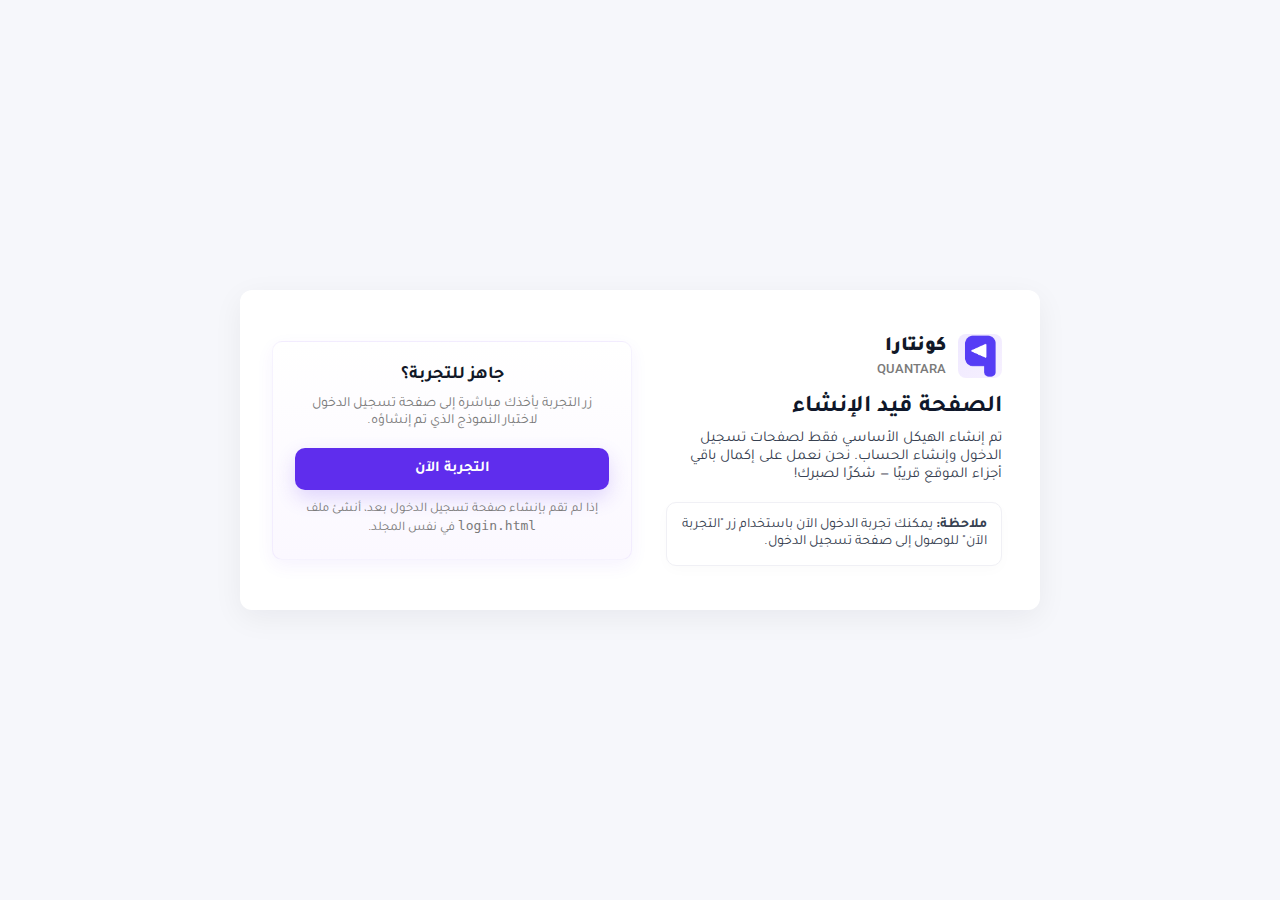
<file: index.html>
<!DOCTYPE html>
<html lang="ar" dir="rtl">
<head>
  <meta charset="utf-8" />
  <meta name="viewport" content="width=device-width,initial-scale=1" />
  <link rel="icon" type="png" href="logo.png"/>
  <title>QUANTARA - قيد الإنشاء</title>

  <!-- فونتات -->
  <link href="https://fonts.googleapis.com/css2?family=Tajawal:wght@400;700;900&family=Roboto:wght@400;500&display=swap" rel="stylesheet">

  <!-- ستايل مدمج بسيط -->
  <style>
    :root{
      --bg: #f6f7fb;
      --card: #ffffff;
      --accent: #5F2DED;
      --muted: #7a7a7a;
      --shadow: 0 8px 30px rgba(16,24,40,0.06);
      --radius: 12px;
    }

    *{box-sizing:border-box}
    body{
      margin:0;
      font-family: 'Tajawal', 'Roboto', sans-serif;
      background:var(--bg);
      color:#111827;
      -webkit-font-smoothing:antialiased;
      -moz-osx-font-smoothing:grayscale;
      display:flex;
      align-items:center;
      justify-content:center;
      min-height:100vh;
      padding:24px;
    }

    .wrap{
      width:100%;
      max-width:800px;
      background:var(--card);
      border-radius:var(--radius);
      box-shadow:var(--shadow);
      padding:32px;
      display:grid;
      grid-template-columns: 1fr 360px;
      gap:28px;
      align-items:center;
    }

    /* الجانب النصي */
    .hero {
      padding:12px 6px;
    }

    .brand {
      display:flex;
      align-items:center;
      gap:12px;
      margin-bottom:10px;
    }

    .logo-img{
      width:44px;
      height:44px;
      object-fit:contain;
      border-radius:8px;
      background:linear-gradient(135deg,#efe9ff,#f6f0ff);
      display:inline-block;
    }

    .brand .title-ar{
      font-size:20px;
      font-weight:900;
      line-height:1;
    }

    .brand .title-en{
      font-size:13px;
      color:var(--muted);
      margin-top:4px;
      font-weight:500;
      font-family: 'Roboto', sans-serif;
    }

    h1.main {
      margin:18px 0 8px;
      font-size:24px;
      color:#0f172a;
      line-height:1.05;
    }

    p.lead {
      color: #374151;
      margin:0 0 18px;
      font-size:15px;
    }

    .note {
      background:#fff;
      border:1px solid #f0f0f5;
      padding:14px;
      border-radius:10px;
      color:#374151;
      font-size:14px;
      box-shadow: 0 4px 14px rgba(15,23,42,0.02);
    }

    /* البطاقة اليمنى */
    .card {
      background: linear-gradient(180deg, #ffffff, #fbf8ff);
      border-radius:10px;
      padding:22px;
      text-align:center;
      box-shadow:0 6px 18px rgba(95,45,237,0.06);
      border: 1px solid rgba(95,45,237,0.06);
    }

    .card h3 {
      margin:0 0 10px;
      font-size:18px;
      font-weight:700;
      color:#111827;
    }

    .card p {
      margin:0 0 18px;
      color:var(--muted);
      font-size:14px;
    }

    .btn {
      display:inline-block;
      width:100%;
      padding:12px 14px;
      border-radius:10px;
      background:var(--accent);
      color:#fff;
      font-weight:700;
      border:none;
      cursor:pointer;
      text-decoration:none;
      font-size:15px;
      box-shadow: 0 8px 20px rgba(95,45,237,0.18);
      transition: transform .12s ease, box-shadow .12s ease;
    }

    .btn:hover{ transform: translateY(-3px); box-shadow: 0 12px 30px rgba(95,45,237,0.22); }

    /* Footer صغير داخل البطاقة */
    .card small { display:block; margin-top:12px; color:var(--muted); font-size:13px; }

    /* استجابة */
    @media (max-width:900px){
      .wrap { grid-template-columns: 1fr; padding:22px; }
      .card { order: -1; }
    }
  </style>
</head>
<body>

  <div class="wrap" role="main">
    <!-- العمود الرئيسي -->
    <div class="hero" aria-labelledby="main-heading">
      <div class="brand" aria-hidden="false">
        <img src="logo.png" alt="شعار QUANTARA" class="logo-img">
        <div>
          <div class="title-ar">كونتارا</div>
          <div class="title-en">QUANTARA</div>
        </div>
      </div>

      <h1 id="main-heading" class="main">الصفحة قيد الإنشاء</h1>

      <p class="lead">
        تم إنشاء الهيكل الأساسي فقط لصفحات تسجيل الدخول وإنشاء الحساب.  
        نحن نعمل على إكمال باقي أجزاء الموقع قريبًا — شكرًا لصبرك!
      </p>

      <div class="note" role="note">
        <strong>ملاحظة:</strong> يمكنك تجربة الدخول الآن باستخدام زر "التجربة الآن" للوصول إلى صفحة تسجيل الدخول.
      </div>
    </div>

    <!-- العمود الجانبي (زر الدخول) -->
    <aside class="card" aria-label="لوحة التجربة">
      <h3>جاهز للتجربة؟</h3>
      <p>زر التجربة يأخذك مباشرة إلى صفحة تسجيل الدخول لاختبار النموذج الذي تم إنشاؤه.</p>

      <!-- الزر يأخذ المستخدم إلى صفحة تسجيل الدخول (login.html) -->
      <a href="login.html" class="btn" title="التجربة الآن">التجربة الآن</a>

      <small>إذا لم تقم بإنشاء صفحة تسجيل الدخول بعد، أنشئ ملف <code>login.html</code> في نفس المجلد.</small>
    </aside>
  </div>

</body>

</html>
</file>
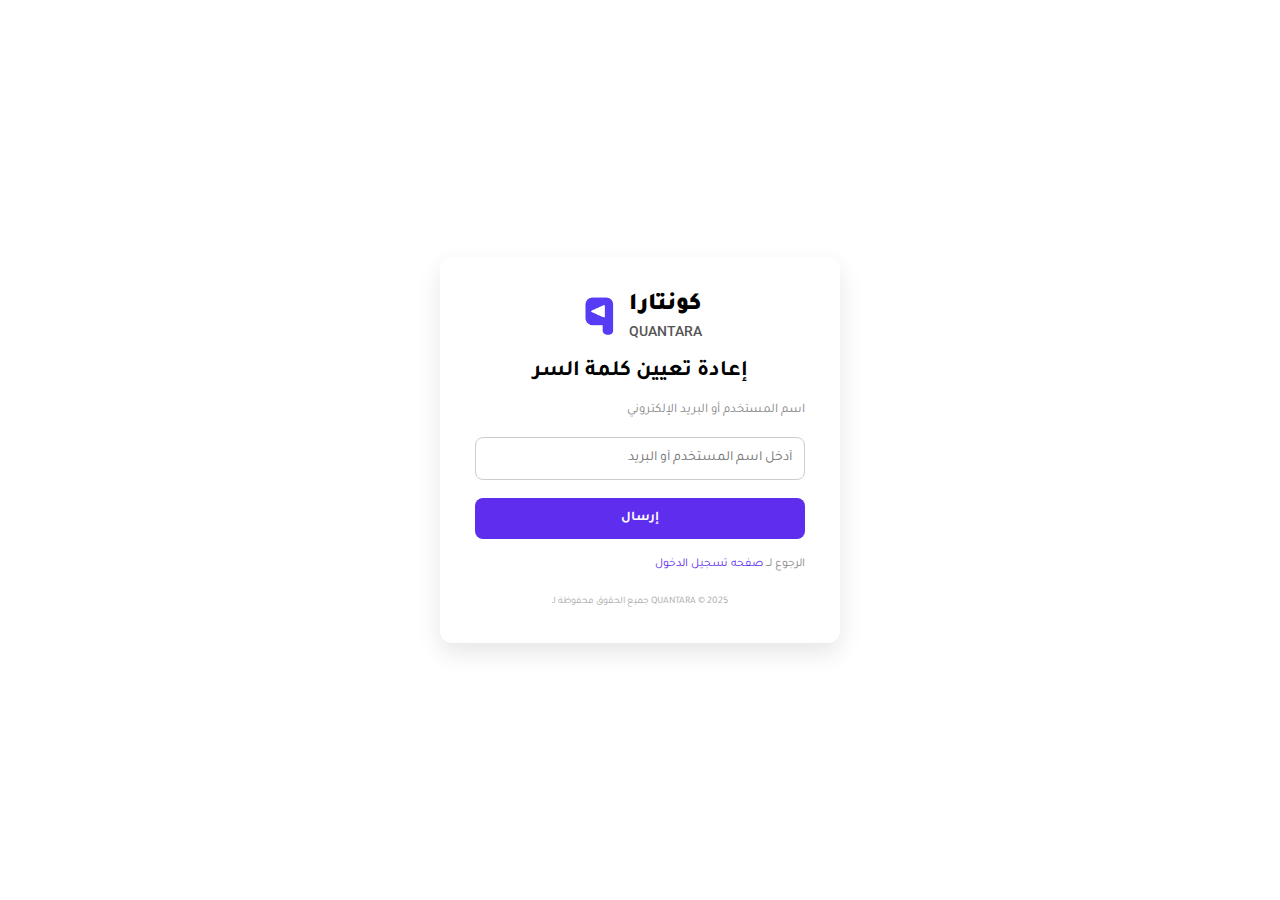
<file: forgot_password.html>
<!DOCTYPE html>
<html lang="ar">
<head>
    <meta charset="UTF-8">
    <meta name="viewport" content="width=device-width, initial-scale=1.0">
    <title>إعادة تعيين كلمة السر - QUANTARA</title>
    <link rel="icon" type="png" href="logo.png"/>

    <!-- استيراد فونتات -->
    <link href="https://fonts.googleapis.com/css2?family=Roboto:wght@400;500&family=Tajawal:wght@400;700;900&display=swap" rel="stylesheet">

    <link rel="stylesheet" href="forgot_password.css">
</head>
<body>
    <div class="container">
        <!-- الهيدر والشعار -->
        <header>
            <div class="logo">
                <!-- مكان الصورة -->
                <img src="logo.png" alt="Logo" class="logo-img">

                <!-- النصوص -->
                <div class="text">
                    <h1 class="arabic">كونتارا</h1>
                    <h4 class="english">QUANTARA</h4>
                </div>
            </div>
            <h2>إعادة تعيين كلمة السر</h2>
        </header>

        <!-- نموذج إعادة كلمة المرور -->
        <form class="forgot-form" id="forgotForm">
            <label for="user">اسم المستخدم أو البريد الإلكتروني</label>
            <input type="text" id="user" name="user" placeholder="أدخل اسم المستخدم أو البريد">

            <button type="submit" class="send-btn">إرسال</button>

            <!-- الرسالة -->
            <p class="message" id="successMessage">
                سوف يتم إرسال رسالة على البريد الإلكتروني لتغيير كلمة السر اذا كان (البريد  / اسم المستخدم ) صحيحا
            </p>
            <p class="signup-text">
                 الرجوع لـــ
                 <a href="login.html">صفحه تسجيل الدخول</a>
            </p>
        </form>

        <!-- الفوتر -->
        <footer>
            جميع الحقوق محفوظة لـ QUANTARA © 2025
        </footer>
    </div>

    <script src="forgot.js"></script>
</body>
</html>
</file>
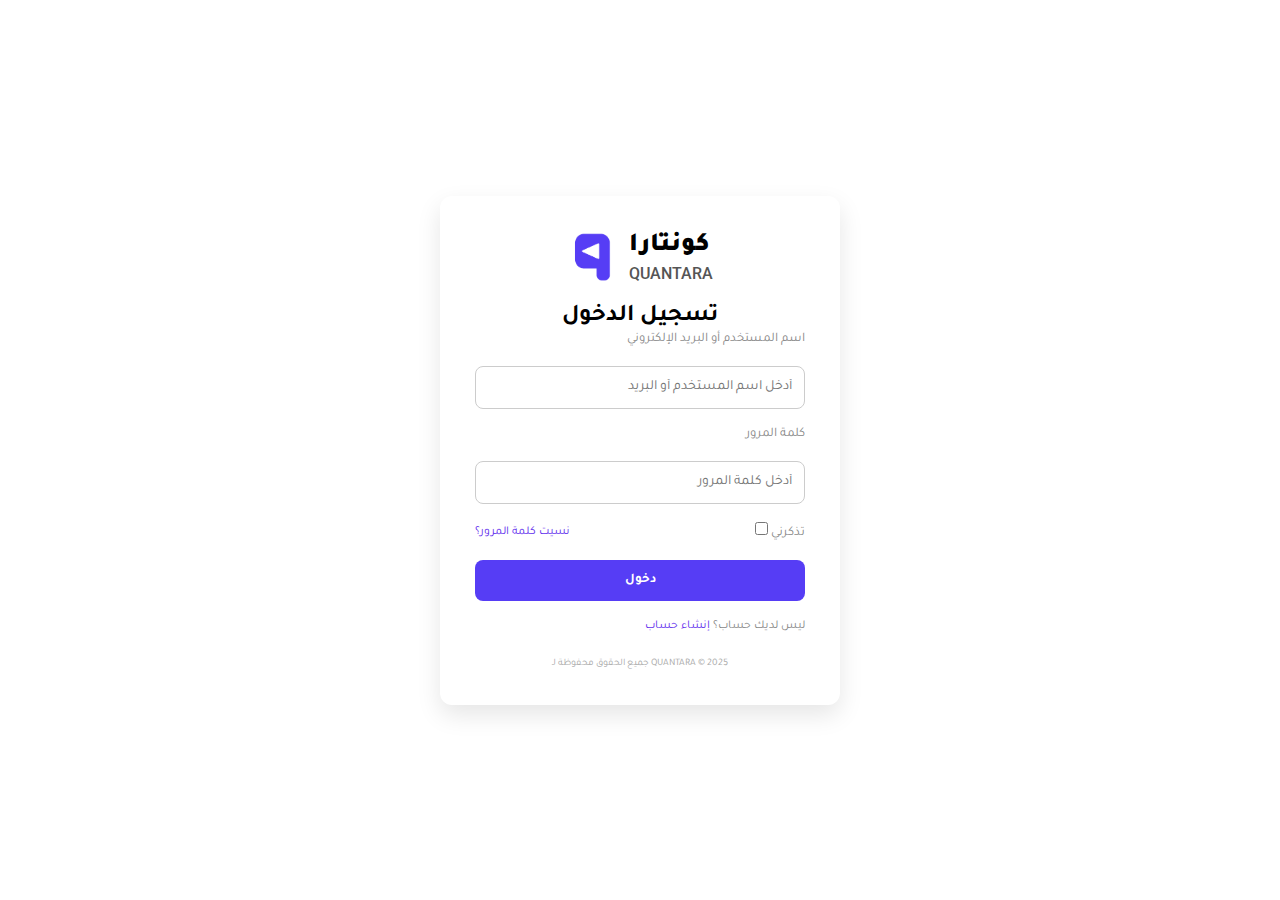
<file: login.html>
<!DOCTYPE html>
<html lang="ar">
<head>
    <meta charset="UTF-8">
    <meta name="viewport" content="width=device-width, initial-scale=1.0">
    <title>تسجيل الدخول - QUANTARA</title>
    <link rel="icon" type="png" href="logo.png"/>

    <!-- استيراد فونتات -->
    <link href="https://fonts.googleapis.com/css2?family=Roboto:wght@400;500&family=Tajawal:wght@400;700;900&display=swap" rel="stylesheet">

    <link rel="stylesheet" href="style-long.css">
</head>
<body>
    <div class="container">
        <!-- الهيدر والشعار -->
        <header>
    <div class="logo">
        <!-- مكان الصورة -->
        <img src="logo.png" alt="Logo" class="logo-img">

        <!-- النصوص -->
        <div class="text">
            <h1 class="arabic">كونتارا</h1>
            <h4 class="english">QUANTARA</h4>
        </div>
    </div>
    <h2>تسجيل الدخول</h2>
</header>

        <!-- نموذج تسجيل الدخول -->
        <form class="login-form">
            <label for="username">اسم المستخدم أو البريد الإلكتروني</label>
            <input type="text" id="username" name="username" placeholder="أدخل اسم المستخدم أو البريد">

            <label for="password">كلمة المرور</label>
            <input type="password" id="password" name="password" placeholder="أدخل كلمة المرور">

            <div class="options">
                <a href="forgot_password.html" class="forgot">نسيت كلمة المرور؟</a>
                <label class="remember">
                    <input type="checkbox"> تذكرني
                </label>
            </div>

            <button type="submit" class="login-btn">دخول</button>

            <p class="signup-text">
                ليس لديك حساب؟ <a href="sing-up.html">إنشاء حساب</a>
            </p>
        </form>

        <!-- الفوتر -->
        <footer>
            جميع الحقوق محفوظة لـ QUANTARA © 2025
        </footer>
    </div>
</body>
</html>
</file>
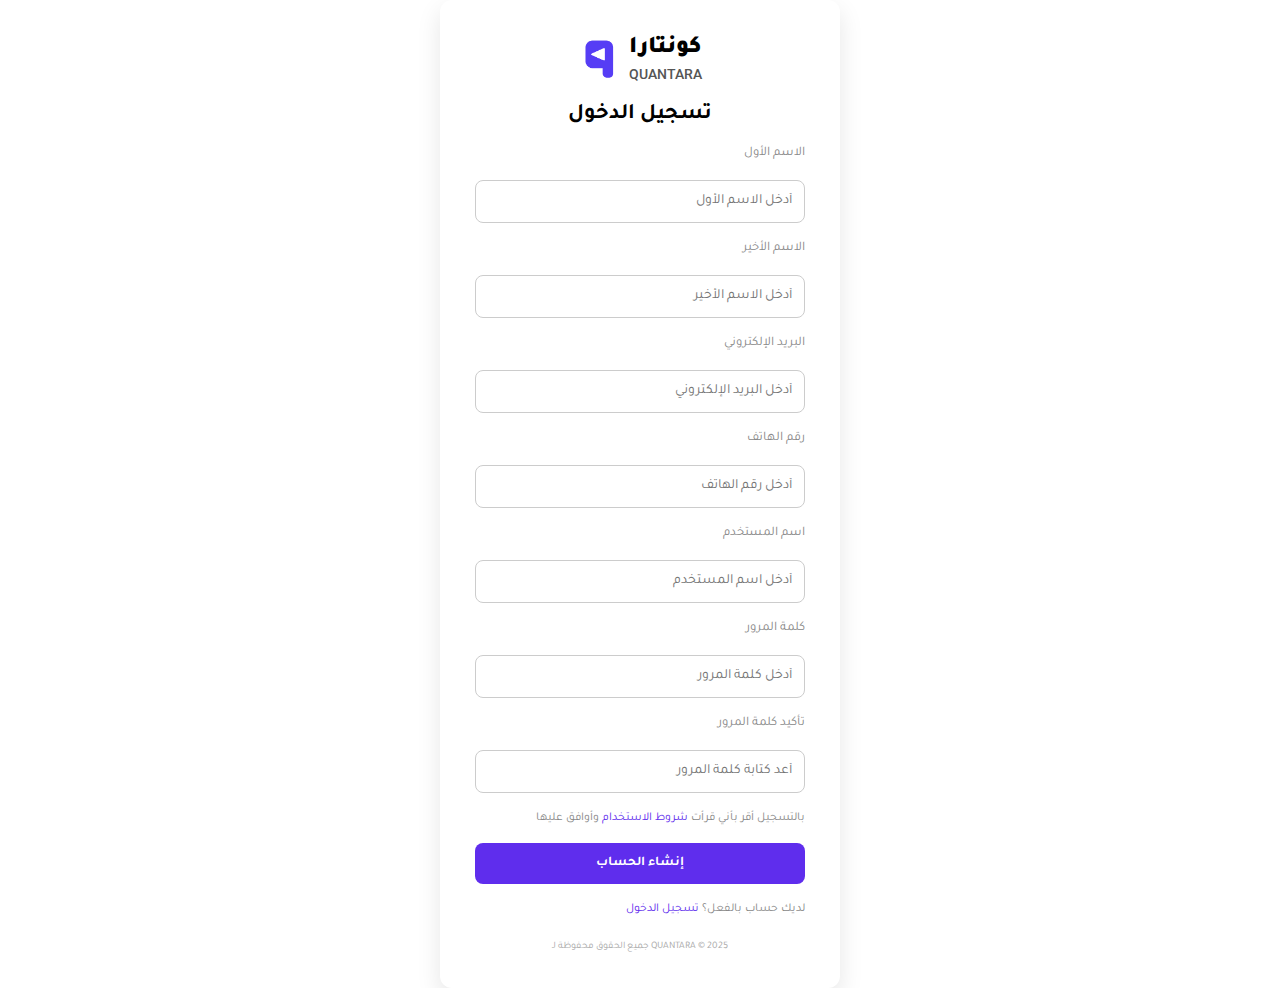
<file: sing-up.html>
<!DOCTYPE html>
<html lang="ar">
<head>
    <meta charset="UTF-8">
    <meta name="viewport" content="width=device-width, initial-scale=1.0">
    <title>إنشاء حساب - QUANTARA</title>
    <link rel="icon" type="png" href="logo.png"/>

    <!-- استيراد فونتات -->
    <link href="https://fonts.googleapis.com/css2?family=Roboto:wght@400;500&family=Tajawal:wght@400;700;900&display=swap" rel="stylesheet">

    <link rel="stylesheet" href="style-sing-up.css">
</head>
<body>
    <div class="container">
        <!-- الهيدر والشعار -->
        <header>
            <div class="logo">
        <!-- مكان الصورة -->
        <img src="logo.png" alt="Logo" class="logo-img">

        <!-- النصوص -->
        <div class="text">
            <h1 class="arabic">كونتارا</h1>
            <h4 class="english">QUANTARA</h4>
        </div>
    </div>
    <h2>تسجيل الدخول</h2>
        </header>

        <!-- نموذج إنشاء الحساب -->
        <form class="signup-form">
            <label for="firstName">الاسم الأول</label>
            <input type="text" id="firstName" name="firstName" placeholder="أدخل الاسم الأول">

            <label for="lastName">الاسم الأخير</label>
            <input type="text" id="lastName" name="lastName" placeholder="أدخل الاسم الأخير">

            <label for="email">البريد الإلكتروني</label>
            <input type="email" id="email" name="email" placeholder="أدخل البريد الإلكتروني">

            <label for="phone">رقم الهاتف</label>
            <input type="tel" id="phone" name="phone" placeholder="أدخل رقم الهاتف">

            <label for="username">اسم المستخدم</label>
            <input type="text" id="username" name="username" placeholder="أدخل اسم المستخدم">

            <label for="password">كلمة المرور</label>
            <input type="password" id="password" name="password" placeholder="أدخل كلمة المرور">

            <label for="confirmPassword">تأكيد كلمة المرور</label>
            <input type="password" id="confirmPassword" name="confirmPassword" placeholder="أعد كتابة كلمة المرور">

            <p class="note">
                بالتسجيل أقر بأني قرأت 
                <a href="terms.html" class="link">شروط الاستخدام</a> وأوافق عليها
            </p>

            <button type="submit" class="signup-btn">إنشاء الحساب</button>

            <p class="login-text">
                لديك حساب بالفعل؟ 
                <a href="login.html" class="link">تسجيل الدخول</a>
            </p>
        </form>

        <!-- الفوتر -->
        <footer>
            جميع الحقوق محفوظة لـ QUANTARA © 2025
        </footer>
    </div>
</body>
</html>
</file>
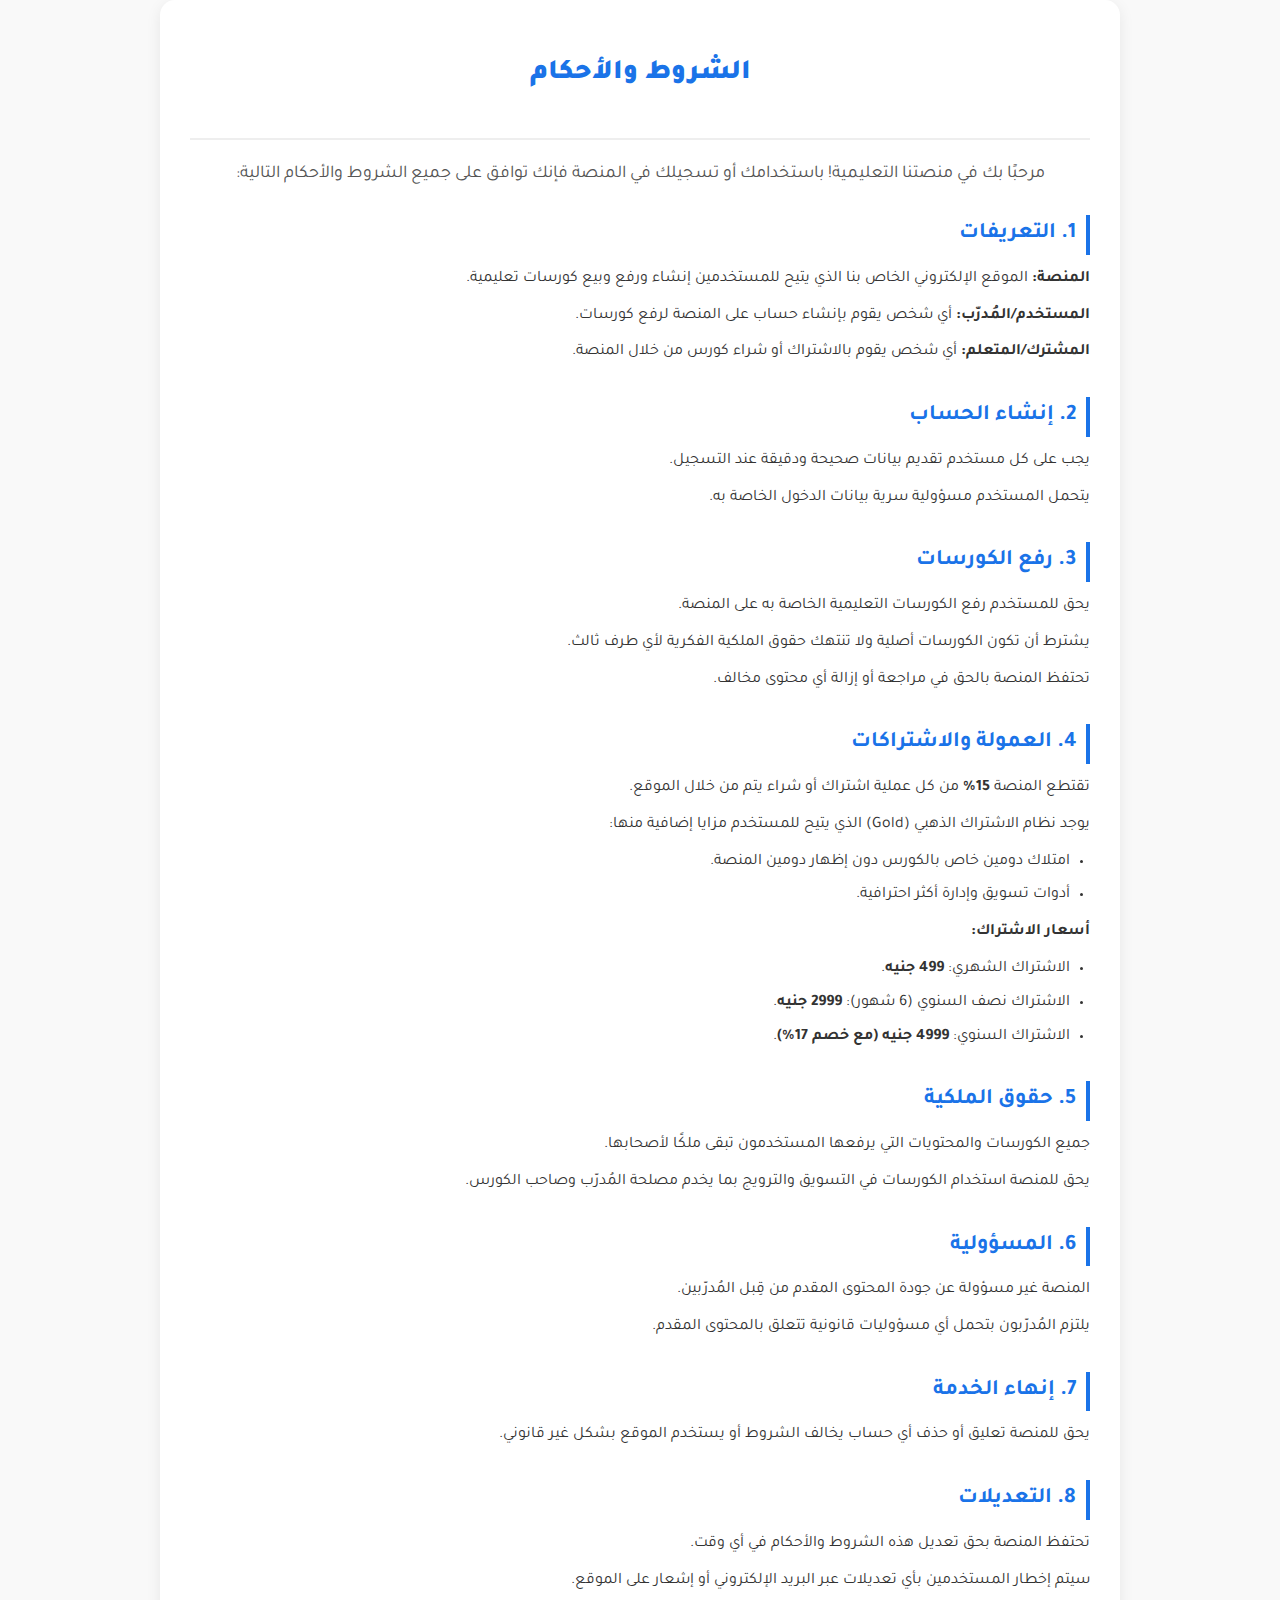
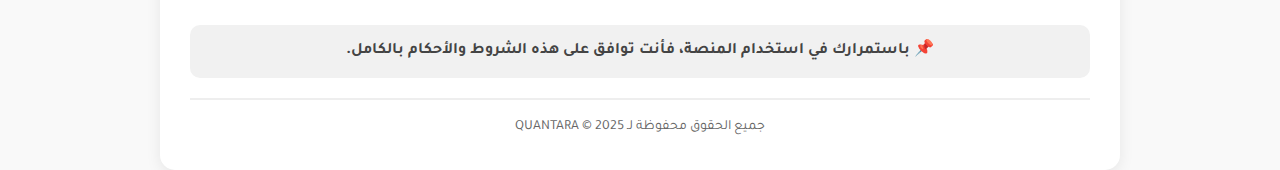
<file: terms.html>
<!DOCTYPE html>
<html lang="ar" dir="rtl">
<head>
  <meta charset="UTF-8">
  <meta name="viewport" content="width=device-width, initial-scale=1.0">
  <title>الشروط والأحكام - QUANTARA</title>
  <link rel="icon" type="image/png" href="logo.png"/>

  <!-- Google Fonts -->
  <link href="https://fonts.googleapis.com/css2?family=Tajawal:wght@400;700;900&display=swap" rel="stylesheet">

  <!-- CSS -->
  <link rel="stylesheet" href="terms.css">
</head>
<body>
  <div class="container">
    <!-- الهيدر -->
    <header class="header">
      <h1>الشروط والأحكام</h1>
    </header>

    <!-- المحتوى -->
    <main class="content">
      <p class="intro">
        مرحبًا بك في منصتنا التعليمية!  
        باستخدامك أو تسجيلك في المنصة فإنك توافق على جميع الشروط والأحكام التالية:
      </p>

      <section>
        <h2>1. التعريفات</h2>
        <p><strong>المنصة:</strong> الموقع الإلكتروني الخاص بنا الذي يتيح للمستخدمين إنشاء ورفع وبيع كورسات تعليمية.</p>
        <p><strong>المستخدم/المُدرّب:</strong> أي شخص يقوم بإنشاء حساب على المنصة لرفع كورسات.</p>
        <p><strong>المشترك/المتعلم:</strong> أي شخص يقوم بالاشتراك أو شراء كورس من خلال المنصة.</p>
      </section>

      <section>
        <h2>2. إنشاء الحساب</h2>
        <p>يجب على كل مستخدم تقديم بيانات صحيحة ودقيقة عند التسجيل.</p>
        <p>يتحمل المستخدم مسؤولية سرية بيانات الدخول الخاصة به.</p>
      </section>

      <section>
        <h2>3. رفع الكورسات</h2>
        <p>يحق للمستخدم رفع الكورسات التعليمية الخاصة به على المنصة.</p>
        <p>يشترط أن تكون الكورسات أصلية ولا تنتهك حقوق الملكية الفكرية لأي طرف ثالث.</p>
        <p>تحتفظ المنصة بالحق في مراجعة أو إزالة أي محتوى مخالف.</p>
      </section>

      <section>
        <h2>4. العمولة والاشتراكات</h2>
        <p>تقتطع المنصة <strong>15%</strong> من كل عملية اشتراك أو شراء يتم من خلال الموقع.</p>
        <p>يوجد نظام الاشتراك الذهبي (Gold) الذي يتيح للمستخدم مزايا إضافية منها:</p>
        <ul>
          <li>امتلاك دومين خاص بالكورس دون إظهار دومين المنصة.</li>
          <li>أدوات تسويق وإدارة أكثر احترافية.</li>
        </ul>
        <p><strong>أسعار الاشتراك:</strong></p>
        <ul>
          <li>الاشتراك الشهري: <strong>499 جنيه</strong>.</li>
          <li>الاشتراك نصف السنوي (6 شهور): <strong>2999 جنيه</strong>.</li>
          <li>الاشتراك السنوي: <strong>4999 جنيه (مع خصم 17%)</strong>.</li>
        </ul>
      </section>

      <section>
        <h2>5. حقوق الملكية</h2>
        <p>جميع الكورسات والمحتويات التي يرفعها المستخدمون تبقى ملكًا لأصحابها.</p>
        <p>يحق للمنصة استخدام الكورسات في التسويق والترويج بما يخدم مصلحة المُدرّب وصاحب الكورس.</p>
      </section>

      <section>
        <h2>6. المسؤولية</h2>
        <p>المنصة غير مسؤولة عن جودة المحتوى المقدم من قِبل المُدرّبين.</p>
        <p>يلتزم المُدرّبون بتحمل أي مسؤوليات قانونية تتعلق بالمحتوى المقدم.</p>
      </section>

      <section>
        <h2>7. إنهاء الخدمة</h2>
        <p>يحق للمنصة تعليق أو حذف أي حساب يخالف الشروط أو يستخدم الموقع بشكل غير قانوني.</p>
      </section>

      <section>
        <h2>8. التعديلات</h2>
        <p>تحتفظ المنصة بحق تعديل هذه الشروط والأحكام في أي وقت.</p>
        <p>سيتم إخطار المستخدمين بأي تعديلات عبر البريد الإلكتروني أو إشعار على الموقع.</p>
      </section>

      <p class="footer-text">
        📌 باستمرارك في استخدام المنصة، فأنت توافق على هذه الشروط والأحكام بالكامل.
      </p>
    </main>

    <!-- الفوتر -->
    <footer class="footer">
      جميع الحقوق محفوظة لـ QUANTARA © 2025
    </footer>
  </div>
</body>
</html>
</file>
<file: terms.css>
/* إعدادات عامة */
body {
  font-family: 'Tajawal', sans-serif;
  background: #f9f9f9;
  margin: 0;
  padding: 0;
  line-height: 1.8;
  color: #333;
}

/* الحاوية */
.container {
  max-width: 900px;
  margin: auto;
  background: #fff;
  padding: 30px;
  box-shadow: 0 4px 15px rgba(0,0,0,0.08);
  border-radius: 15px;
}

/* الهيدر */
.header {
  text-align: center;
  padding-bottom: 20px;
  border-bottom: 2px solid #eee;
}

.header .logo {
  width: 80px;
  margin-bottom: 10px;
}

.header h1 {
  font-size: 28px;
  color: #1a73e8;
  font-weight: 900;
}

/* المحتوى */
.content .intro {
  font-size: 18px;
  margin-bottom: 25px;
  text-align: center;
  color: #555;
}

section {
  margin-bottom: 30px;
}

section h2 {
  font-size: 22px;
  color: #1a73e8;
  margin-bottom: 10px;
  border-right: 4px solid #1a73e8;
  padding-right: 10px;
}

section p, section ul {
  margin: 8px 0;
}

ul {
  padding-right: 20px;
}

ul li {
  margin-bottom: 5px;
}

/* نص النهاية */
.footer-text {
  font-size: 16px;
  text-align: center;
  font-weight: bold;
  color: #444;
  background: #f1f1f1;
  padding: 12px;
  border-radius: 10px;
}

/* الفوتر */
.footer {
  text-align: center;
  margin-top: 20px;
  padding-top: 15px;
  font-size: 14px;
  color: #666;
  border-top: 2px solid #eee;
}
</file>
<file: forgot_password.css>
/* Reset */
* {
    margin: 0;
    padding: 0;
    box-sizing: border-box;
    font-family: 'Tajawal', 'Roboto', sans-serif;
}

body {
    background-color: #FFFFFF;
    display: flex;
    justify-content: center;
    align-items: center;
    min-height: 100vh;
}

.container {
    width: 400px;
    padding: 35px;
    background-color: #FFFFFF;
    box-shadow: 0 10px 25px rgba(0,0,0,0.1);
    border-radius: 12px;
    text-align: center;
}

/* شعار كونتارا */
header .logo {
    display: flex;
    align-items: center;
    justify-content: center;
    gap: 10px;
    margin-bottom: 20px;
}

header .logo-img {
    width: 40px;
    height: 40px;
    object-fit: contain;
}

header .logo .text {
    display: flex;
    flex-direction: column;
    align-items: flex-start;
    gap: 2px;
}

header .logo .text h1.arabic {
    font-family: 'Tajawal', sans-serif;
    font-weight: 900;
    font-size: 24px;
}

header .logo .text h4.english {
    font-family: 'Roboto', sans-serif;
    font-weight: 500;
    font-size: 14px;
    color: #555;
}

header h2 {
    margin: 18px 0;
    font-size: 22px;
    font-weight: bold;
    color: #000;
}

/* نموذج نسيان كلمة المرور */
.forgot-form {
    display: flex;
    flex-direction: column;
    gap: 18px;
    text-align: right;
}

.forgot-form label {
    font-size: 13px;
    color: #888;
    text-align: right;
}

.forgot-form input[type="text"] {
    width: 100%;
    padding: 12px;
    border: 1px solid #ccc;
    border-radius: 8px;
    font-size: 14px;
    text-align: right;
    direction: rtl;
}

.send-btn {
    width: 100%;
    padding: 12px;
    background-color: #5F2DED;
    color: #fff;
    font-weight: bold;
    border: none;
    border-radius: 8px;
    cursor: pointer;
    transition: transform 0.2s ease, box-shadow 0.2s ease;
}

.send-btn:hover {
    transform: translateY(-3px);
    box-shadow: 0 6px 15px rgba(0,0,0,0.2);
}

/* الرسالة */
.message {
    font-size: 12px;
    color: green;
    display: none;
    text-align: center;
}

.login-btn:hover {
    transform: translateY(-3px);
    box-shadow: 0 6px 15px rgba(0,0,0,0.2);
}

.signup-text {
    font-size: 12px;
    color: #888;
}

.signup-text a {
    color: #5F2DED;
    text-decoration: none;
}

/* الفوتر */
footer {
    margin-top: 25px;
    font-size: 10px;
    color: #aaa;
}
</file>
<file: style-long.css>
/* Reset بسيط */
* {
    margin: 0;
    padding: 0;
    box-sizing: border-box;
    font-family: 'Tajawal', 'Roboto', sans-serif;
}

body {
    background-color: #FFFFFF;
    display: flex;
    justify-content: center;
    align-items: center;
    min-height: 100vh;
}

.container {
    width: 400px;
    padding: 35px;
    background-color: #FFFFFF;
    box-shadow: 0 10px 25px rgba(0,0,0,0.1);
    border-radius: 12px;
    text-align: center;
    transition: transform 0.3s ease;
}

.container:hover {
    transform: translateY(-3px);
}

header .logo {
    display: flex;
    align-items: center; /* توسيط عمودي للنصوص مع الصورة */
    justify-content: center;
    gap: 12px; /* مسافة بين الصورة والنصوص */
    margin-bottom: 20px;
}

header .logo-img {
    width: 50px; /* عرض الصورة */
    height: 50px; /* ارتفاع الصورة */
    object-fit: contain; /* تحافظ على نسب الصورة */
}

header .logo .text {
    display: flex;
    flex-direction: column; /* ترتيب كونتارا فوق QUANTARA */
    align-items: flex-start; /* النصوص تبدأ من جهة اليمين */
    gap: 2px;
}

header .logo .text h1.arabic {
    font-family: 'Tajawal', sans-serif;
    font-weight: 900;
    font-size: 26px;
}

header .logo .text h4.english {
    font-family: 'Roboto', sans-serif;
    font-weight: 500;
    font-size: 16px;
    color: #555;
}

/* نموذج تسجيل الدخول */
.login-form {
    display: flex;
    flex-direction: column;
    gap: 18px;
    text-align: right;
}

.login-form label {
    font-size: 13px;
    color: #888;
    text-align: right;
}

.login-form input[type="text"],
.login-form input[type="password"] {
    width: 100%;
    padding: 12px 12px;
    border: 1px solid #ccc;
    border-radius: 8px;
    font-size: 14px;
    text-align: right;
    direction: rtl;
}

/* خيارات إضافية */
.options {
    display: flex;
    justify-content: space-between;
    align-items: center;
    font-size: 12px;
}

.options a {
    color: #5F2DED;
    text-decoration: none;
}

.options .remember input {
    margin-left: 5px;
}

/* زر تسجيل الدخول */
.login-btn {
    width: 100%;
    padding: 12px;
    background-color: #563DF5;
    color: #fff;
    font-weight: bold;
    border: none;
    border-radius: 8px;
    cursor: pointer;
    transition: transform 0.2s ease, box-shadow 0.2s ease;
}

.login-btn:hover {
    transform: translateY(-3px);
    box-shadow: 0 6px 15px rgba(0,0,0,0.2);
}

.signup-text {
    font-size: 12px;
    color: #888;
}

.signup-text a {
    color: #5F2DED;
    text-decoration: none;
}

/* الفوتر */
footer {
    margin-top: 25px;
    font-size: 10px;
    color: #aaa;
}
</file>
<file: style-sing-up.css>
/* Reset بسيط */
* {
    margin: 0;
    padding: 0;
    box-sizing: border-box;
    font-family: 'Tajawal', 'Roboto', sans-serif;
}

body {
    background-color: #FFFFFF;
    display: flex;
    justify-content: center;
    align-items: center;
    min-height: 100vh;
}

.container {
    width: 400px;
    padding: 35px;
    background-color: #FFFFFF;
    box-shadow: 0 10px 25px rgba(0,0,0,0.1);
    border-radius: 12px;
    text-align: center;
}

/* شعار كونتارا */
header .logo {
    display: flex;
    align-items: center;       /* توسيط عمودي للنصوص مع الصورة */
    justify-content: center;
    gap: 10px;
    margin-bottom: 20px;
}

header .logo-img {
    width: 40px;               /* نفس حجم صفحة تسجيل الدخول */
    height: 40px;
    object-fit: contain;
}

header .logo .text {
    display: flex;
    flex-direction: column;    
    align-items: flex-start;   
    gap: 2px;
}

header .logo .text h1.arabic {
    font-family: 'Tajawal', sans-serif;
    font-weight: 900;
    font-size: 24px;
}

header .logo .text h4.english {
    font-family: 'Roboto', sans-serif;
    font-weight: 500;
    font-size: 14px;
    color: #555;
}

header h2 {
    margin: 18px 0;
    font-size: 22px;
    font-weight: bold;
    color: #000;
}

/* نموذج إنشاء الحساب */
.signup-form {
    display: flex;
    flex-direction: column;
    gap: 18px;
    text-align: right;
}

.signup-form label {
    font-size: 13px;
    color: #888;
    text-align: right;
}

.signup-form input[type="text"],
.signup-form input[type="email"],
.signup-form input[type="tel"],
.signup-form input[type="password"] {
    width: 100%;
    padding: 12px;
    border: 1px solid #ccc;
    border-radius: 8px;
    font-size: 14px;
    text-align: right;
    direction: rtl;
}

/* ملحوظة الشروط */
.note {
    font-size: 12px;
    color: #888;
}

.note .link {
    color: #5F2DED;
    text-decoration: none;
}

/* زر إنشاء الحساب */
.signup-btn {
    width: 100%;
    padding: 12px;
    background-color: #5F2DED;
    color: #fff;
    font-weight: bold;
    border: none;
    border-radius: 8px;
    cursor: pointer;
    transition: transform 0.2s ease, box-shadow 0.2s ease;
}

.signup-btn:hover {
    transform: translateY(-3px);
    box-shadow: 0 6px 15px rgba(0,0,0,0.2);
}

/* رابط تسجيل الدخول */
.login-text {
    font-size: 12px;
    color: #888;
}

.login-text .link {
    color: #5F2DED;
    text-decoration: none;
}

/* الفوتر */
footer {
    margin-top: 25px;
    font-size: 10px;
    color: #aaa;
}
</file>
